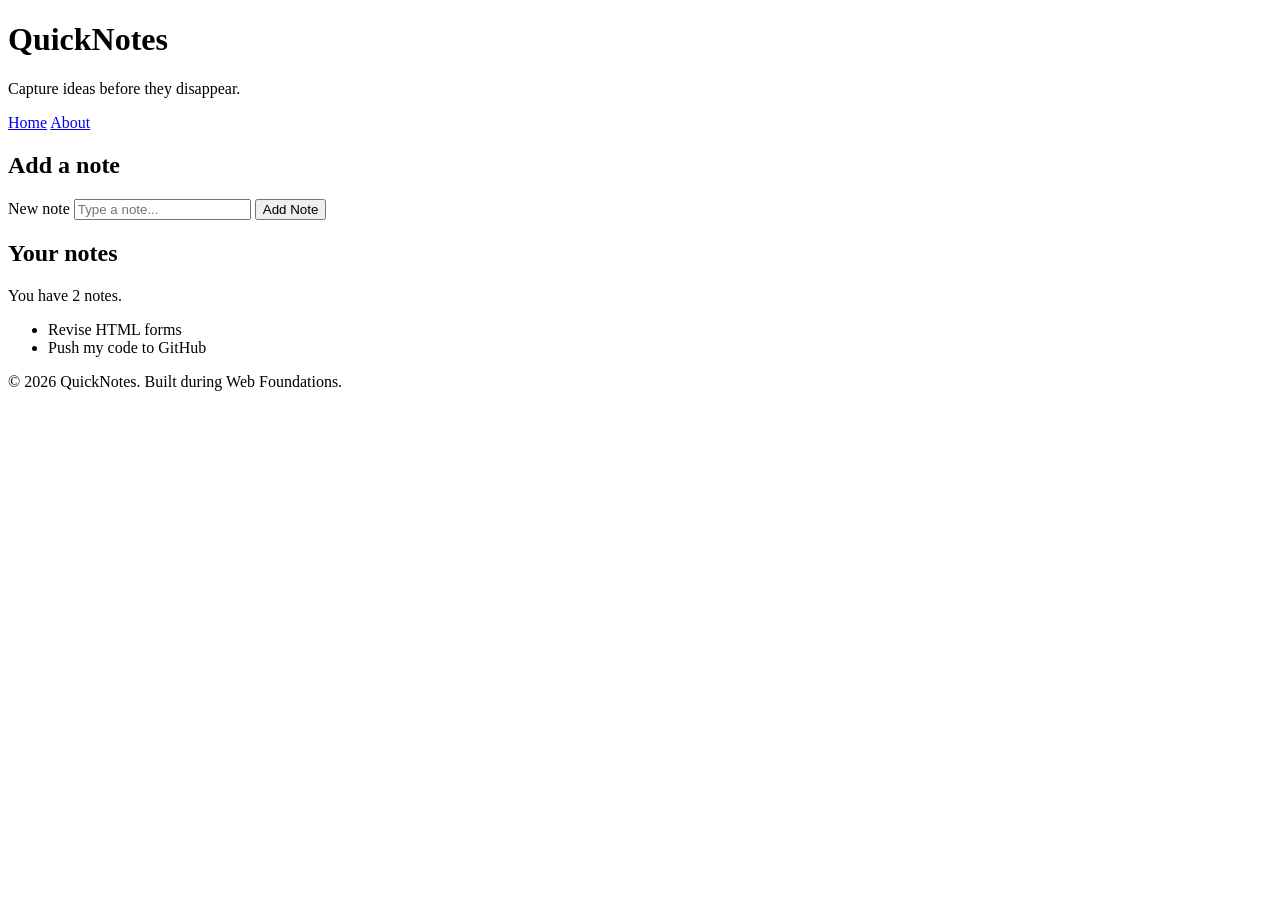
<file: day1/index.html>
<!DOCTYPE html>
<html lang="en">
  <head>
    <meta charset="UTF-8" />
    <meta name="viewport" content="width=device-width, initial-scale=1.0" />
    <title>QuickNotes</title>
  </head>
  <body>
    <header>
      <h1>QuickNotes</h1>
      <p>Capture ideas before they disappear.</p>
      <nav>
        <a href="index.html">Home</a>
        <a href="about.html">About</a>
      </nav>
    </header>

    <main>
      <section>
        <h2>Add a note</h2>
        <form id="note-form">
          <label for="note-input">New note</label>
          <input type="text" id="note-input" placeholder="Type a note..." />
          <button type="submit">Add Note</button>
        </form>
      </section>

      <section>
        <h2>Your notes</h2>
        <p id="note-count">You have 2 notes.</p>
        <ul id="notes-list">
          <li>Revise HTML forms</li>
          <li>Push my code to GitHub</li>
        </ul>
      </section>
    </main>

    <footer>
      <p>&copy; 2026 QuickNotes. Built during Web Foundations.</p>
    </footer>
  </body>
</html>
</file>
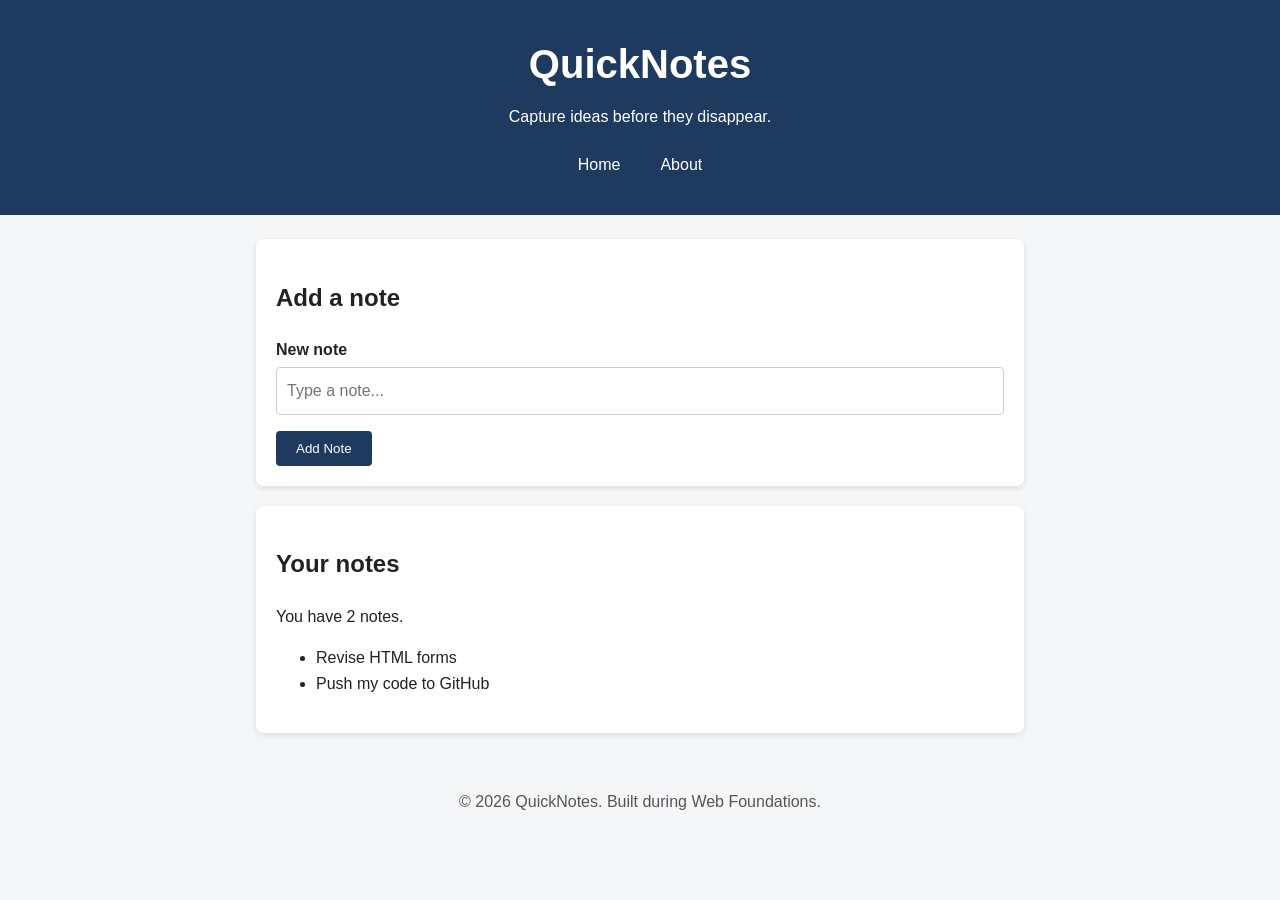
<file: day2/index.html>
<!DOCTYPE html>
<html lang="en">
  <head>
    <meta charset="UTF-8" />
    <meta name="viewport" content="width=device-width, initial-scale=1.0" />
    <title>QuickNotes</title>
    <link rel="stylesheet" href="style.css">
  </head>
  <body>
    <header>
      <h1>QuickNotes</h1>
      <p>Capture ideas before they disappear.</p>
      <nav>
        <a href="index.html">Home</a>
        <a href="about.html">About</a>
      </nav>
    </header>

    <main>
      <section>
        <h2>Add a note</h2>
        <form id="note-form">
          <label for="note-input">New note</label>
          <input type="text" id="note-input" placeholder="Type a note..." />
          <button type="submit">Add Note</button>
        </form>
      </section>

      <section>
        <h2>Your notes</h2>
        <p id="note-count">You have 2 notes.</p>
        <ul id="notes-list">
          <li>Revise HTML forms</li>
          <li>Push my code to GitHub</li>
        </ul>
      </section>
    </main>

    <footer>
      <p>&copy; 2026 QuickNotes. Built during Web Foundations.</p>
    </footer>
  </body>
</html>
</file>
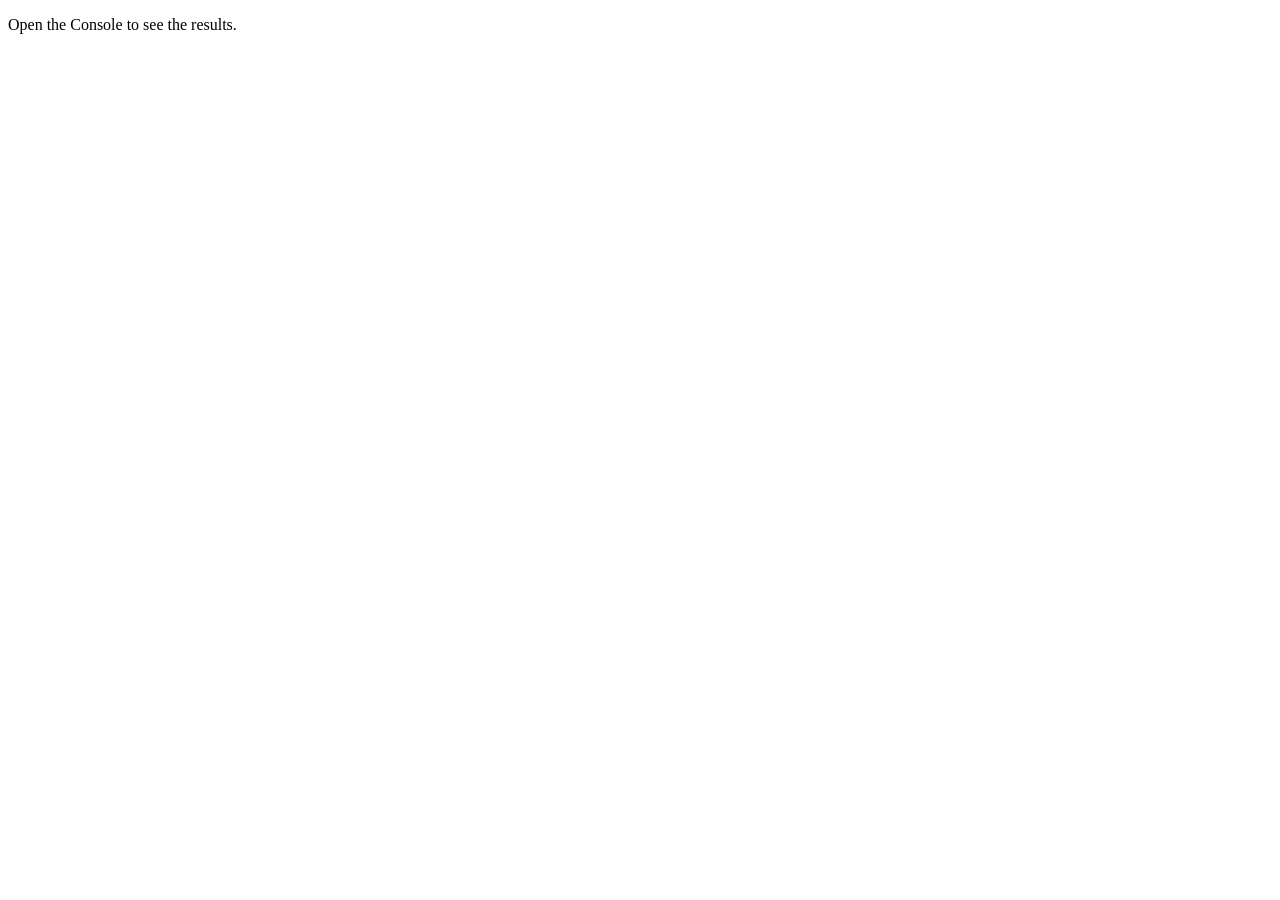
<file: day3/index.html>
<!DOCTYPE html>
<html lang="en">
<head>
  <meta charset="UTF-8">
  <meta name="viewport" content="width=device-width, initial-scale=1.0">
  <title>Notes Toolkit</title>
  <script src="script.js" defer></script>
</head>
<body>
  <p>Open the Console to see the results.</p>
</body>
</html>
</file>
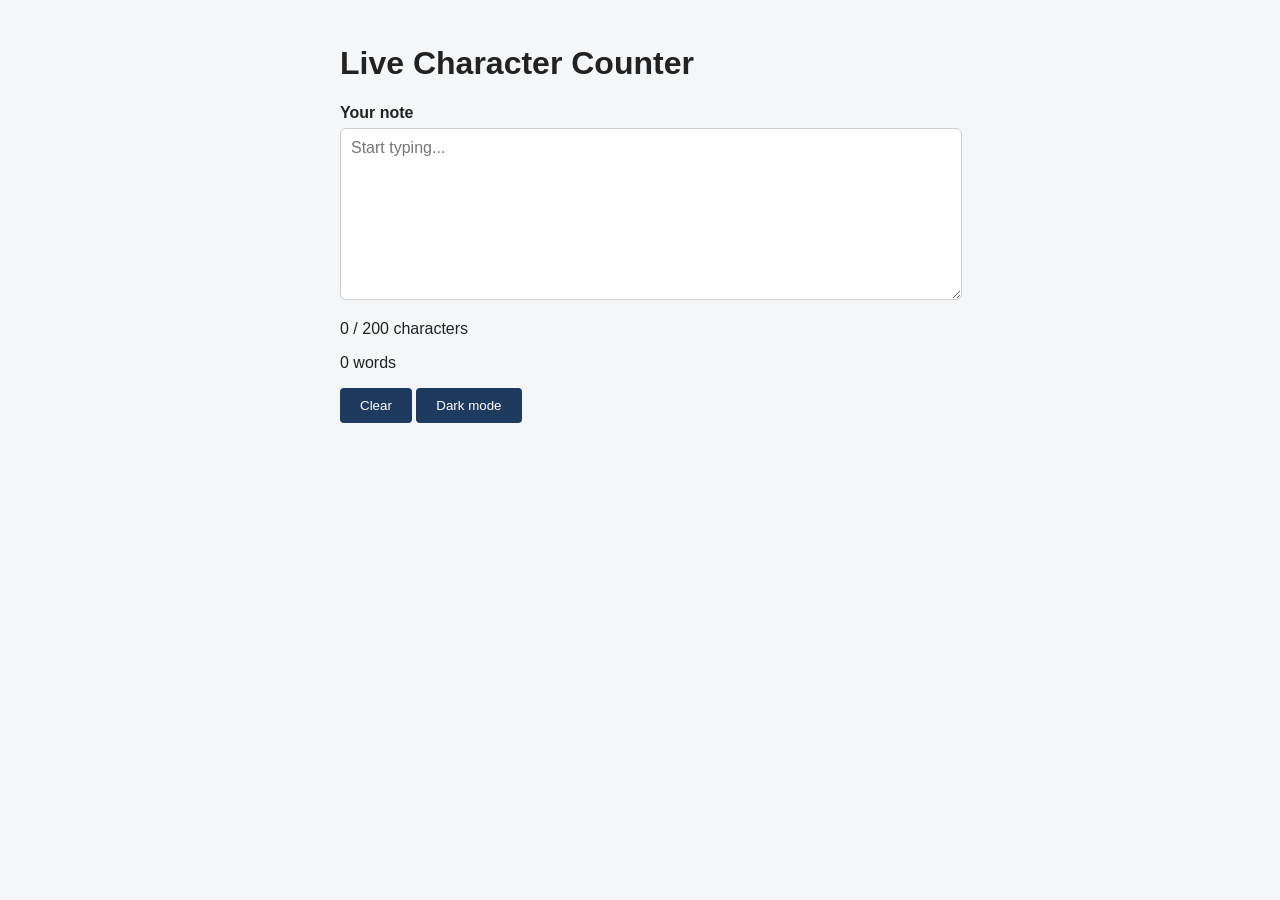
<file: day4/index.html>
<!DOCTYPE html>
<html lang="en">
<head>
  <meta charset="UTF-8">
  <meta name="viewport" content="width=device-width, initial-scale=1.0">
  <title>Live Character Counter</title>
  <link rel="stylesheet" href="style.css">
  <script src="script.js" defer></script>
</head>
<body>
  <main>
    <h1>Live Character Counter</h1>

    <label for="note-text">Your note</label>
    <textarea id="note-text" placeholder="Start typing..."></textarea>

    <p id="char-count">0 / 200 characters</p>
    <p id="word-count">0 words</p>

    <button id="clear-btn" type="button">Clear</button>
    <button id="theme-toggle" type="button">Dark mode</button>
  </main>
</body>
</html>
</file>
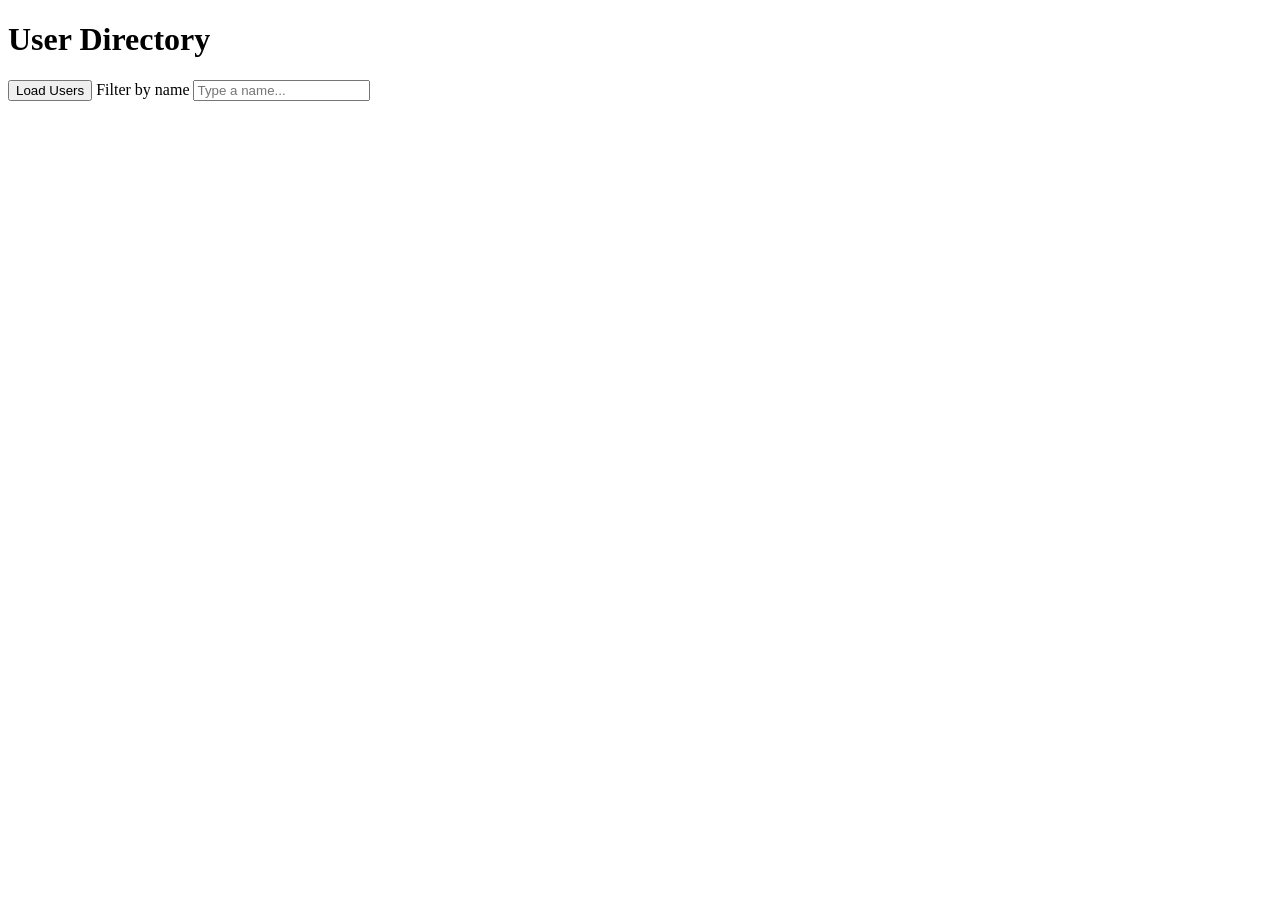
<file: day5/index.html>
<!DOCTYPE html>
<html lang="en">
<head>
  <meta charset="UTF-8">
  <meta name="viewport" content="width=device-width, initial-scale=1.0">
  <title>User Directory</title>
  <script src="users.js" defer></script>
</head>
<body>
  <main>
    <h1>User Directory</h1>

    <button id="load-users" type="button">Load Users</button>

    <label for="filter-input">Filter by name</label>
    <input type="text" id="filter-input" placeholder="Type a name...">

    <p id="status"></p>
    <ul id="users-list"></ul>
  </main>
</body>
</html>
</file>
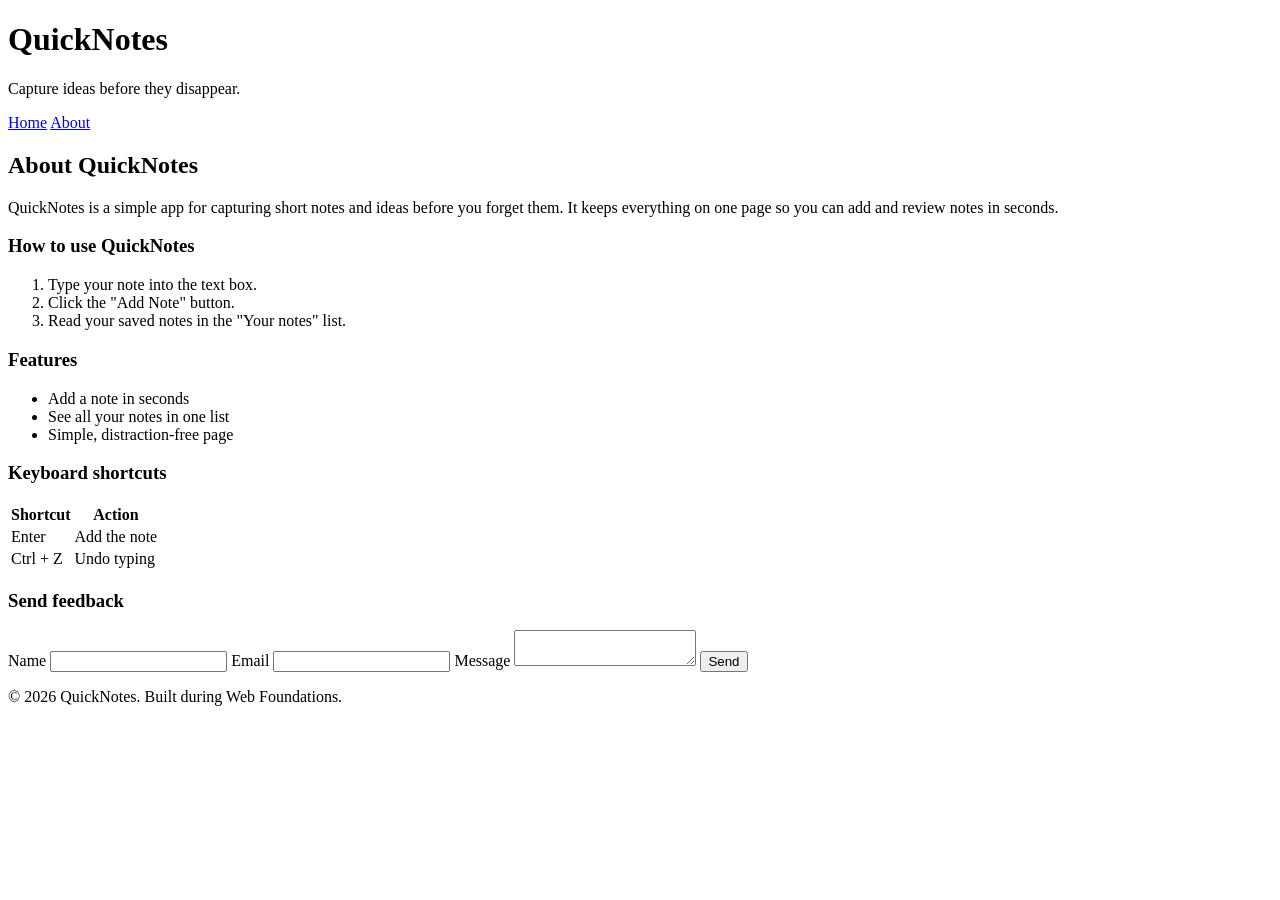
<file: day1/about.html>
<!DOCTYPE html>
<html lang="en">
<head>
  <meta charset="UTF-8">
  <meta name="viewport" content="width=device-width, initial-scale=1.0">
  <title>About QuickNotes</title>
</head>
<body>
  <header>
  <h1>QuickNotes</h1>
  <p>Capture ideas before they disappear.</p>
  <nav>
    <a href="index.html">Home</a>
    <a href="about.html">About</a>
  </nav>
</header>
<main>
  <h2>About QuickNotes</h2>
  <p>QuickNotes is a simple app for capturing short notes and ideas before you forget them. It keeps everything on one page so you can add and review notes in seconds.</p>
    <section>
    <h3>How to use QuickNotes</h3>
    <ol>
      <li>Type your note into the text box.</li>
      <li>Click the "Add Note" button.</li>
      <li>Read your saved notes in the "Your notes" list.</li>
    </ol>
  </section>
    <section>
    <h3>Features</h3>
    <ul>
      <li>Add a note in seconds</li>
      <li>See all your notes in one list</li>
      <li>Simple, distraction-free page</li>
    </ul>
  </section>
    <section>
    <h3>Keyboard shortcuts</h3>
    <table>
      <thead>
        <tr>
          <th>Shortcut</th>
          <th>Action</th>
        </tr>
      </thead>
      <tbody>
        <tr>
          <td>Enter</td>
          <td>Add the note</td>
        </tr>
        <tr>
          <td>Ctrl + Z</td>
          <td>Undo typing</td>
        </tr>
      </tbody>
    </table>
  </section>
    <section>
    <h3>Send feedback</h3>
    <form action="#" method="post">
      <label for="name">Name</label>
      <input type="text" id="name" name="name" required />

      <label for="email">Email</label>
      <input type="email" id="email" name="email" required />

      <label for="message">Message</label>
      <textarea id="message" name="message" required></textarea>

      <button type="submit">Send</button>
    </form>
  </section>
  </main>
  <footer>
  <p>&copy; 2026 QuickNotes. Built during Web Foundations.</p>
</footer>
</body>
</html>
</file>
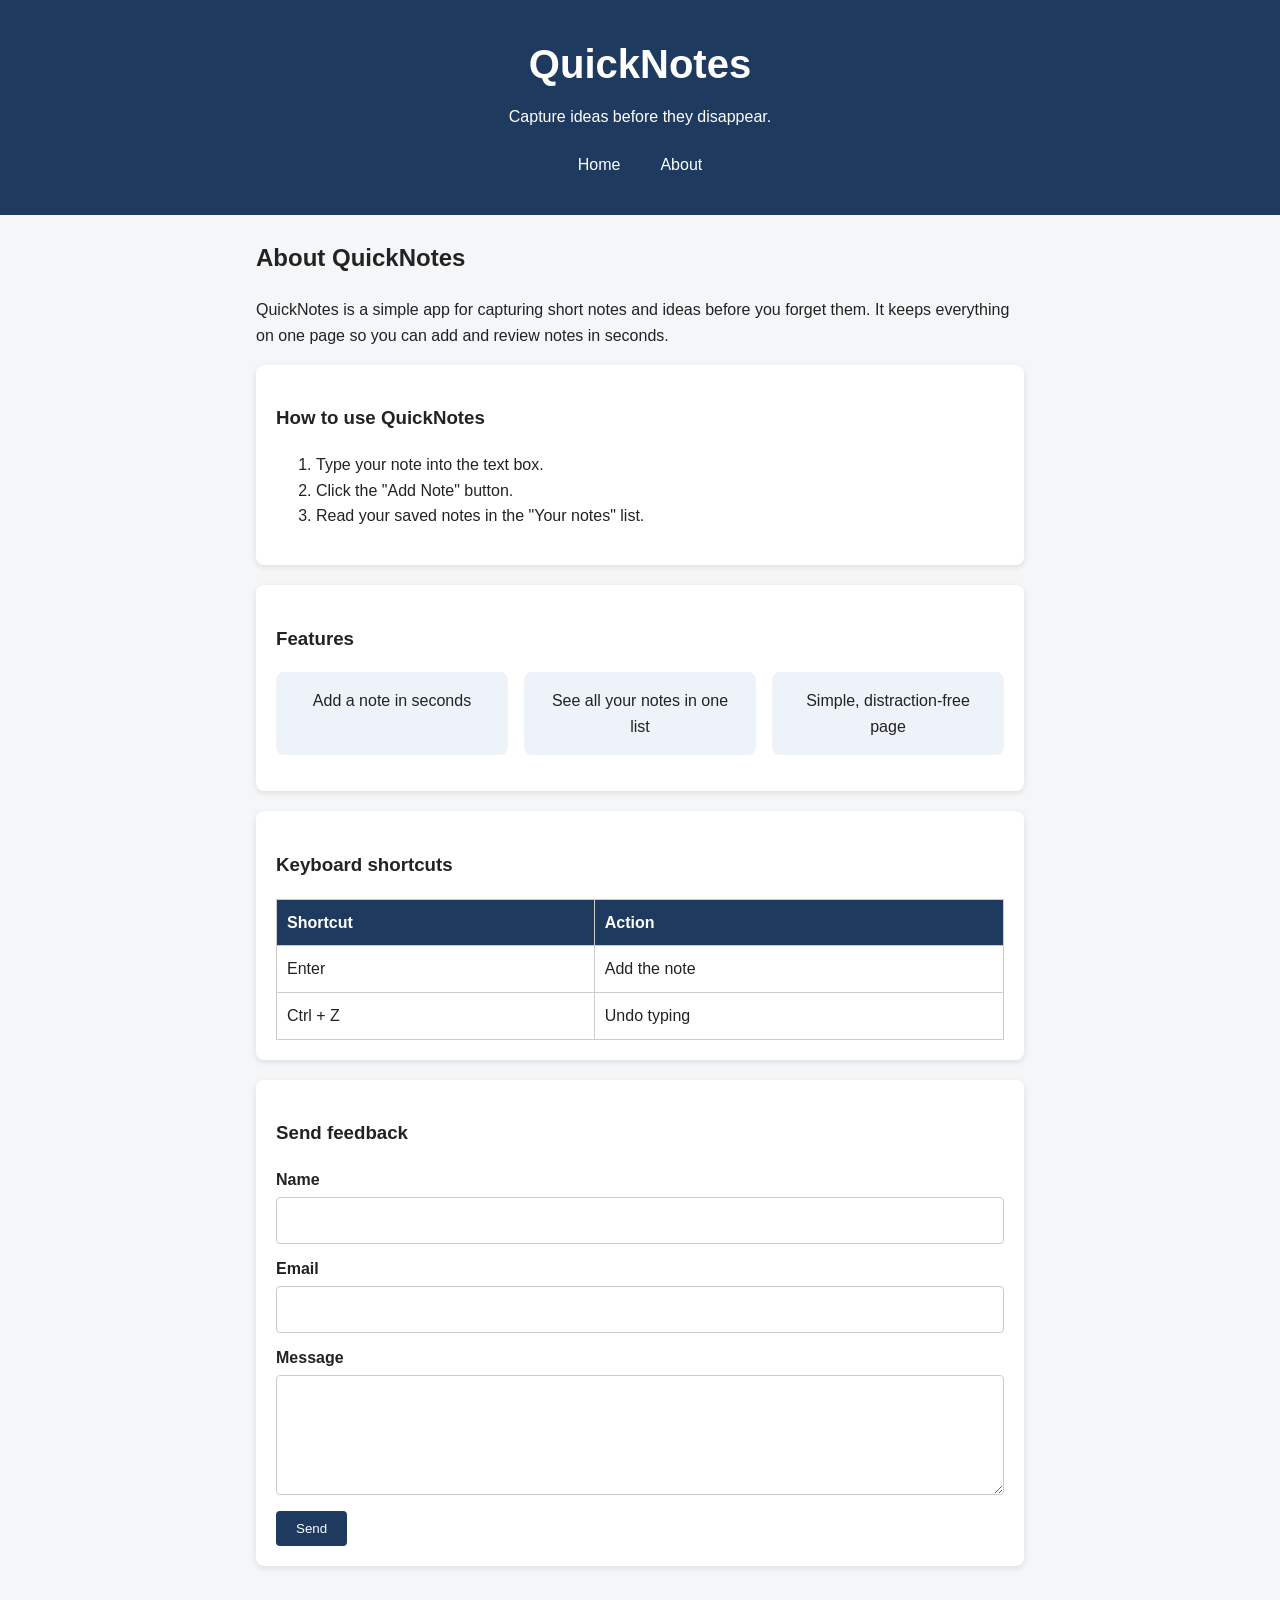
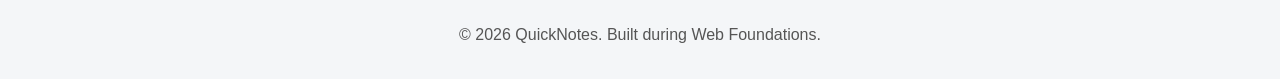
<file: day2/about.html>
<!DOCTYPE html>
<html lang="en">
<head>
  <meta charset="UTF-8">
  <meta name="viewport" content="width=device-width, initial-scale=1.0">
  <title>About QuickNotes</title>
  <link rel="stylesheet" href="style.css">
</head>
<body>
  <header>
  <h1>QuickNotes</h1>
  <p>Capture ideas before they disappear.</p>
  <nav>
    <a href="index.html">Home</a>
    <a href="about.html">About</a>
  </nav>
</header>
<main>
  <h2>About QuickNotes</h2>
  <p>QuickNotes is a simple app for capturing short notes and ideas before you forget them. It keeps everything on one page so you can add and review notes in seconds.</p>
    <section>
    <h3>How to use QuickNotes</h3>
    <ol>
      <li>Type your note into the text box.</li>
      <li>Click the "Add Note" button.</li>
      <li>Read your saved notes in the "Your notes" list.</li>
    </ol>
  </section>
    <section>
    <h3>Features</h3>
    <ul class="features">
      <li>Add a note in seconds</li>
      <li>See all your notes in one list</li>
      <li>Simple, distraction-free page</li>
    </ul>
  </section>
    <section>
    <h3>Keyboard shortcuts</h3>
    <table>
      <thead>
        <tr>
          <th>Shortcut</th>
          <th>Action</th>
        </tr>
      </thead>
      <tbody>
        <tr>
          <td>Enter</td>
          <td>Add the note</td>
        </tr>
        <tr>
          <td>Ctrl + Z</td>
          <td>Undo typing</td>
        </tr>
      </tbody>
    </table>
  </section>
    <section>
    <h3>Send feedback</h3>
    <form action="#" method="post">
      <label for="name">Name</label>
      <input type="text" id="name" name="name" required />

      <label for="email">Email</label>
      <input type="email" id="email" name="email" required />

      <label for="message">Message</label>
      <textarea id="message" name="message" required></textarea>

      <button type="submit">Send</button>
    </form>
  </section>
  </main>
  <footer>
  <p>&copy; 2026 QuickNotes. Built during Web Foundations.</p>
</footer>
</body>
</html>
</file>
<file: day2/style.css>
*,
*::before,
*::after {
  box-sizing: border-box;
}

body {
  margin: 0;
  font-family: Arial, Helvetica, sans-serif;
  line-height: 1.6;
  background: #f4f6f8;
  color: #222;
}

header {
  background: #1f3a5f;
  color: #fff;
  text-align: center;
  padding: 32px 16px;
}

header h1 {
  margin: 0 0 8px;
  font-size: 2.5rem;
}

header p {
  margin: 0 0 16px;
}

nav {
  display: flex;
  justify-content: center;
  gap: 16px;
}

nav a {
  color: #fff;
  text-decoration: none;
  padding: 6px 12px;
  border-radius: 4px;
  transition: background-color 0.3s, color 0.3s;
}

nav a:hover {
  background: #fff;
  color: #1f3a5f;
}

main {
  max-width: 800px;
  margin: 24px auto;
  padding: 0 16px;
}

section {
  background: #fff;
  padding: 20px;
  margin-bottom: 20px;
  border-radius: 8px;
  box-shadow: 0 2px 6px rgba(0, 0, 0, 0.1);
}

.features {
  list-style: none;
  padding: 0;
  display: grid;
  grid-template-columns: repeat(auto-fit, minmax(180px, 1fr));
  gap: 16px;
}

.features li {
  background: #eef3f9;
  padding: 16px;
  border-radius: 8px;
  text-align: center;
}

table {
  width: 100%;
  border-collapse: collapse;
}

th,
td {
  border: 1px solid #ccc;
  padding: 10px;
  text-align: left;
}

th {
  background: #1f3a5f;
  color: #fff;
}

label {
  display: block;
  margin-top: 12px;
  font-weight: bold;
}

input,
textarea {
  display: block;
  width: 100%;
  padding: 10px;
  margin-top: 4px;
  border: 1px solid #ccc;
  border-radius: 4px;
  font: inherit;
}

textarea {
  min-height: 120px;
}

button {
  margin-top: 16px;
  padding: 10px 20px;
  background: #1f3a5f;
  color: #fff;
  border: none;
  border-radius: 4px;
  cursor: pointer;
  transition: background-color 0.3s, transform 0.2s;
}

button:hover {
  background: #2f5a96;
  transform: translateY(-2px);
}

footer {
  text-align: center;
  padding: 16px;
  color: #555;
}

@media (max-width: 600px) {
  header {
    padding: 16px 8px;
  }

  header h1 {
    font-size: 1.75rem;
  }

  nav {
    flex-wrap: wrap;
  }
}
</file>
<file: day4/style.css>
:root {
  --bg: #f4f6f8;
  --text: #222222;
  --card: #ffffff;
  --border: #cccccc;
  --btn-bg: #1f3a5f;
  --btn-text: #ffffff;
}

body.dark {
  --bg: #121212;
  --text: #eeeeee;
  --card: #1e1e1e;
  --border: #444444;
  --btn-bg: #4a7bc8;
  --btn-text: #ffffff;
}

body {
  margin: 0;
  padding: 24px;
  font-family: Arial, Helvetica, sans-serif;
  background: var(--bg);
  color: var(--text);
}

main {
  max-width: 600px;
  margin: 0 auto;
}

label {
  display: block;
  margin-bottom: 6px;
  font-weight: bold;
}

textarea {
  width: 100%;
  min-height: 150px;
  padding: 10px;
  background: var(--card);
  color: var(--text);
  border: 1px solid var(--border);
  border-radius: 6px;
  font: inherit;
}

button {
  padding: 10px 20px;
  background: var(--btn-bg);
  color: var(--btn-text);
  border: none;
  border-radius: 4px;
  cursor: pointer;
}

/* Keep .over AFTER .warning so red wins when both classes are present */
.warning {
  color: orange;
}

.over {
  color: red;
  font-weight: bold;
}
</file>
